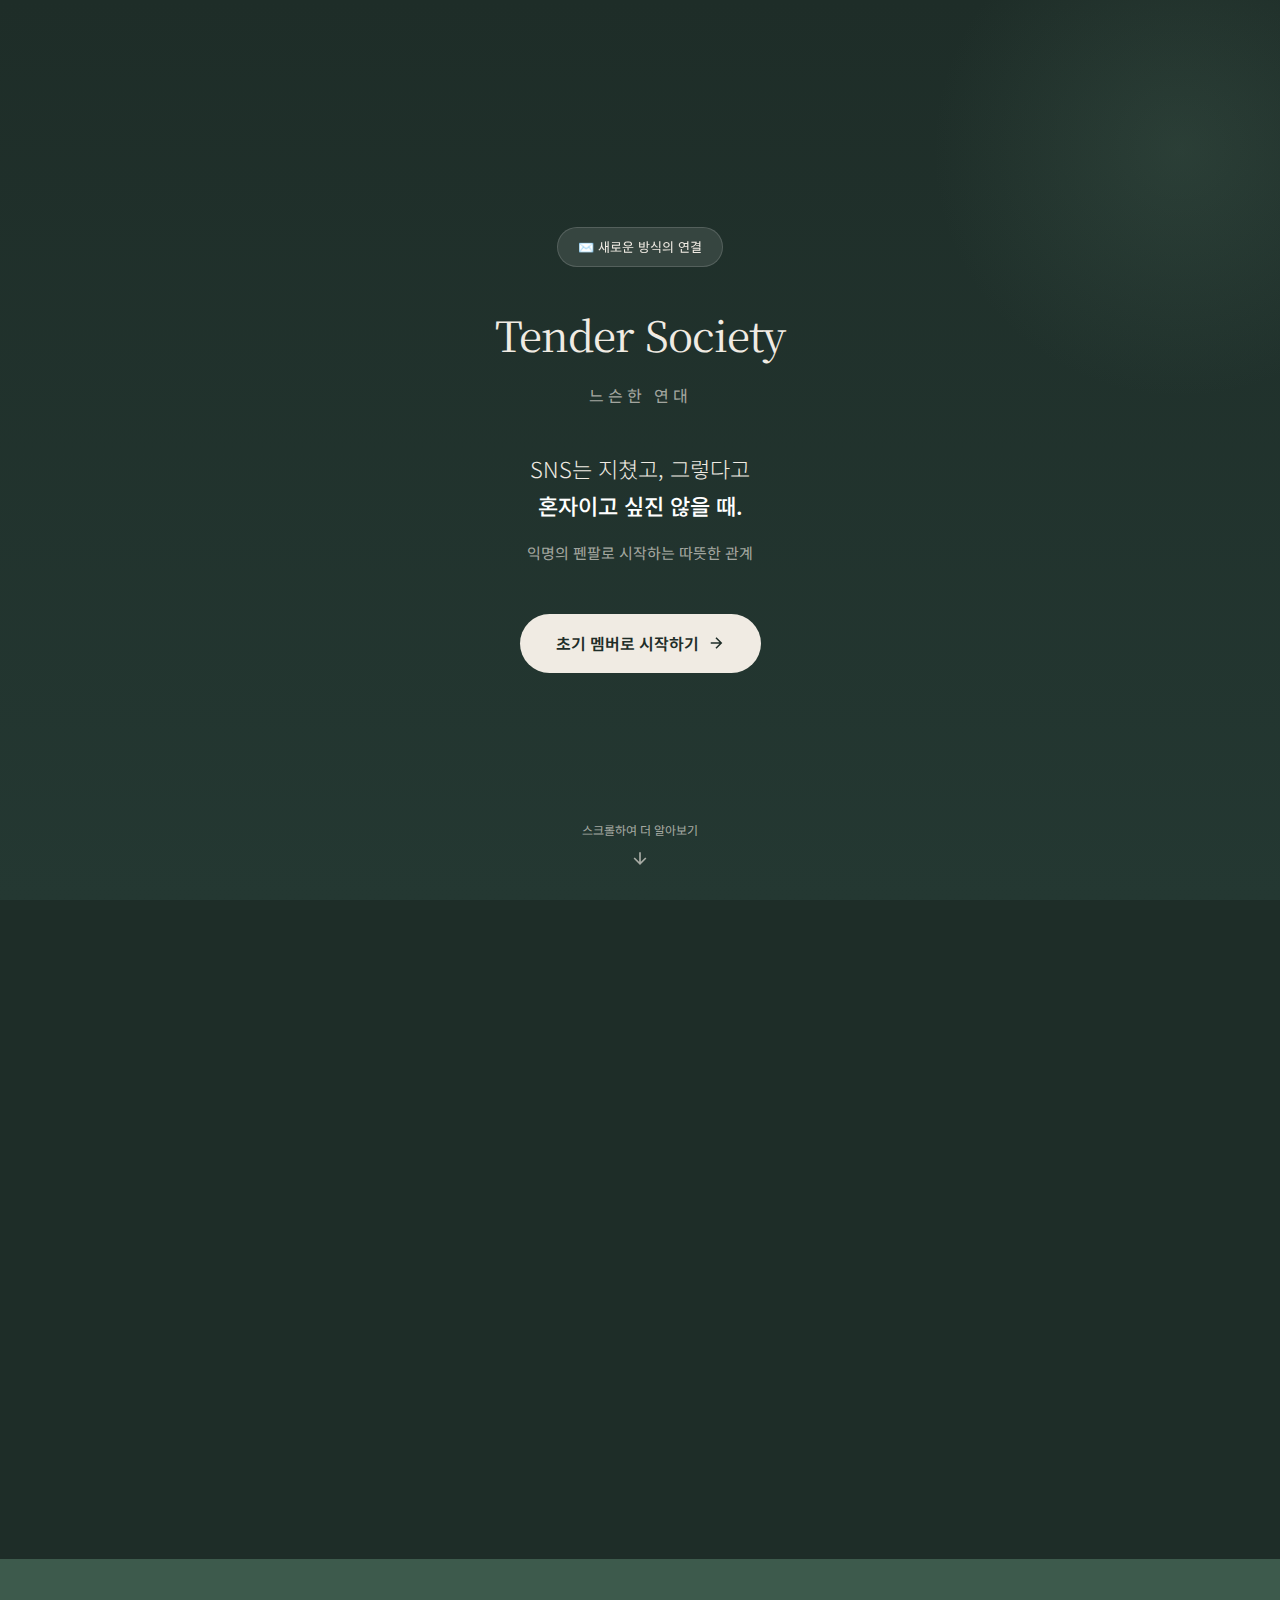
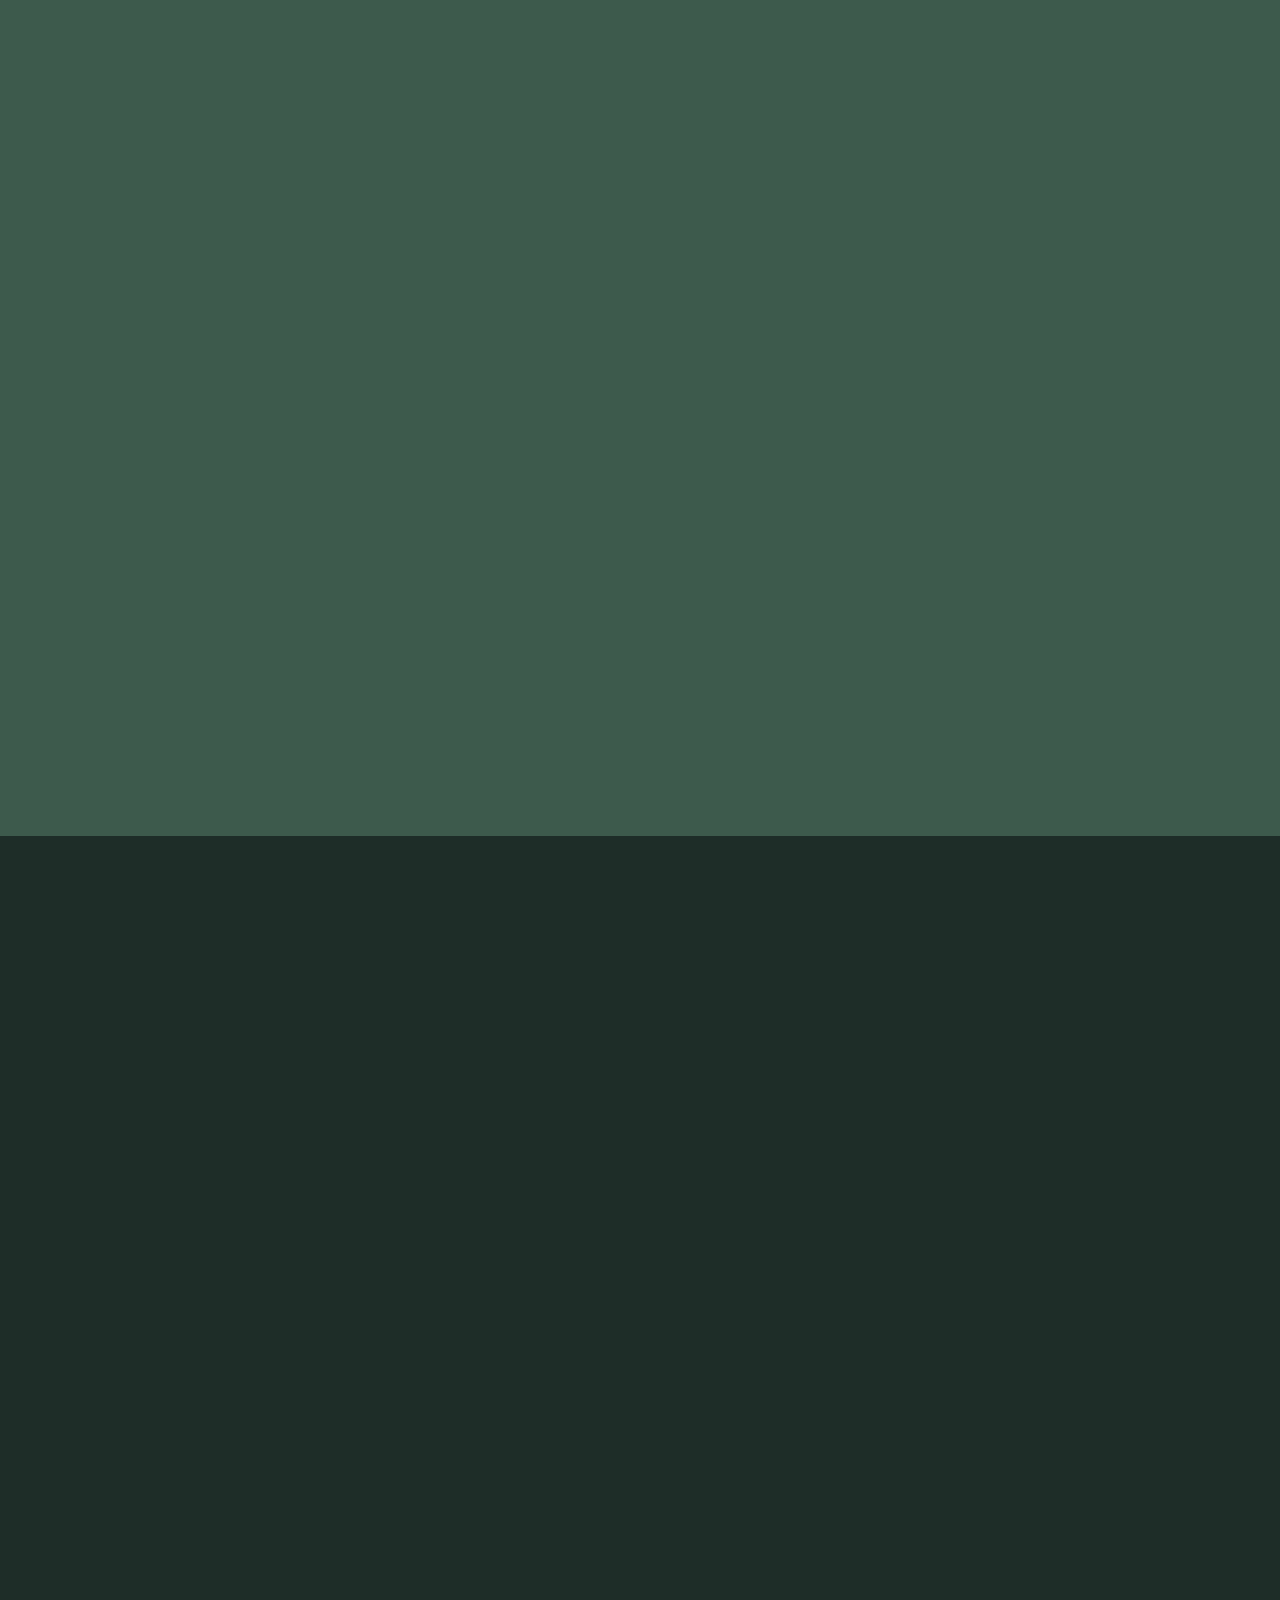
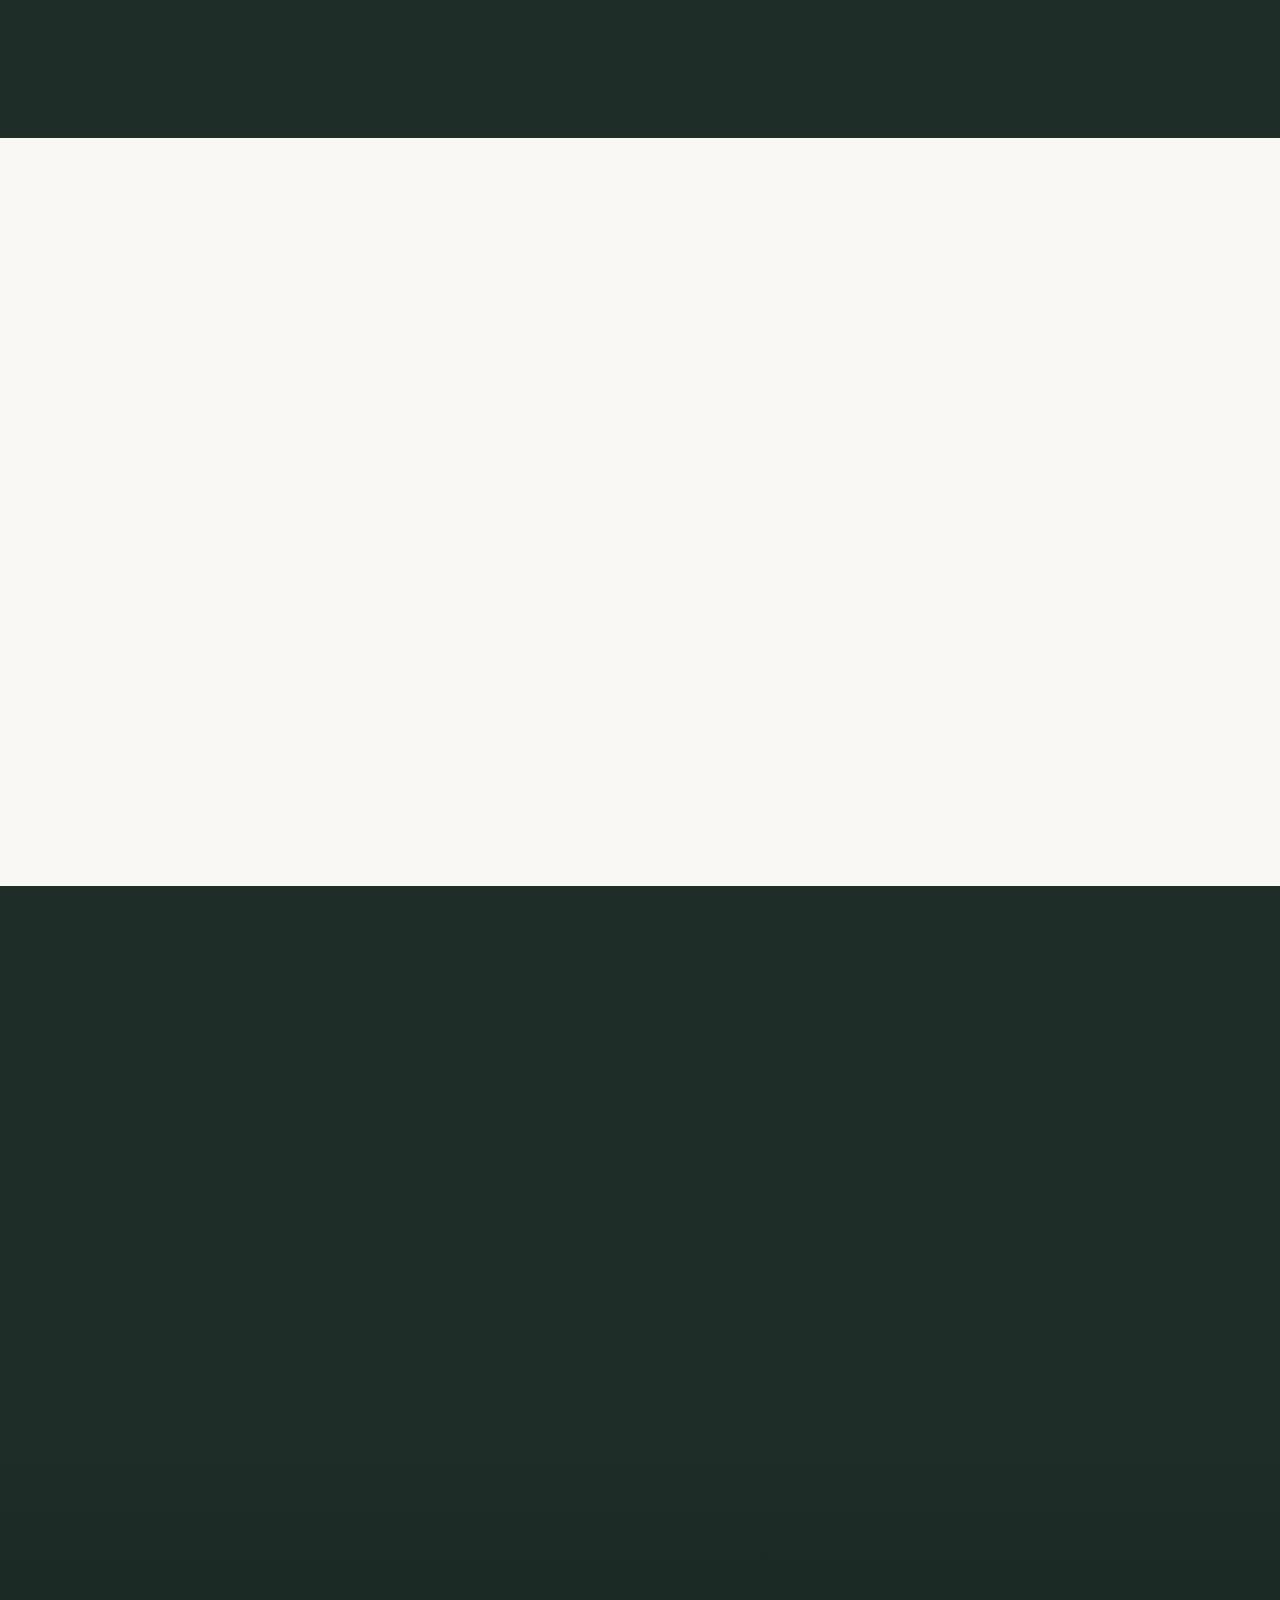
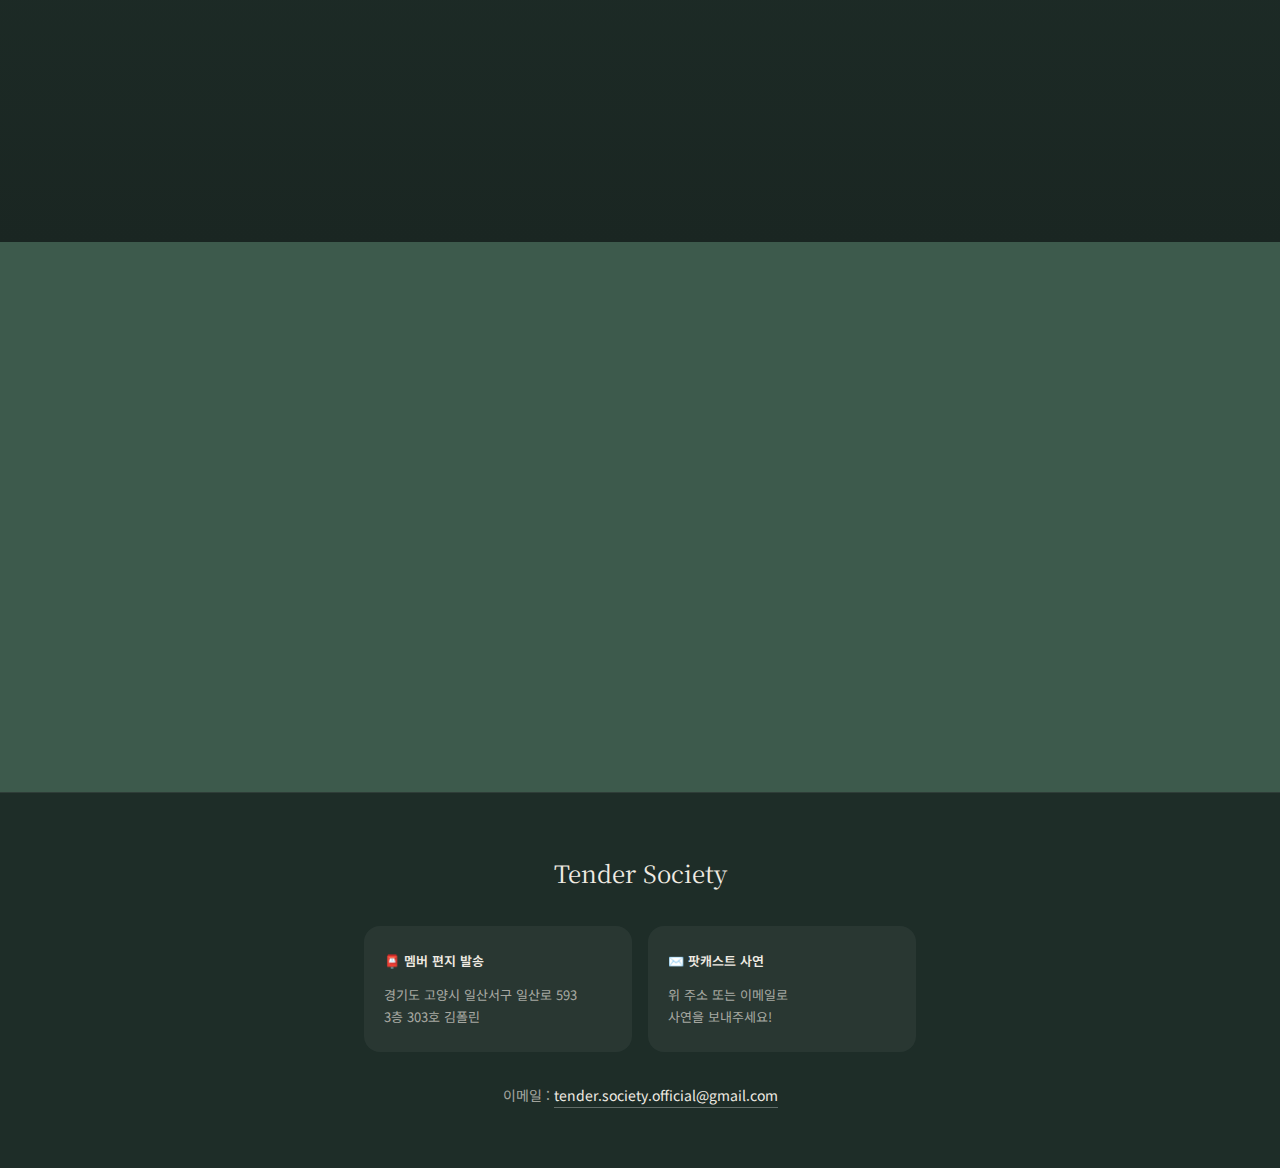
<file: index.html>
<!DOCTYPE html>
<html lang="ko">
<head>
    <meta charset="UTF-8">
    <meta name="viewport" content="width=device-width, initial-scale=1.0">
    <title>Tender Society - 느슨한 연대</title>
    <link rel="preconnect" href="https://fonts.googleapis.com">
    <link rel="preconnect" href="https://fonts.gstatic.com" crossorigin>
    <link href="https://fonts.googleapis.com/css2?family=Noto+Serif+KR:wght@300;400;500;600&family=Noto+Sans+KR:wght@300;400;500;600;700&display=swap" rel="stylesheet">
    <style>
        * {
            margin: 0;
            padding: 0;
            box-sizing: border-box;
        }

        :root {
            --bg-dark: #1e2d28;
            --bg-green: #3d5a4c;
            --bg-cream: #faf8f5;
            --text-white: #ffffff;
            --text-cream: #f0ebe3;
            --text-muted: rgba(240, 235, 227, 0.65);
            --text-dark: #1a1a1a;
            --text-gray: #555555;
            --accent: #e85a5a;
            --green-light: #5a7d6a;
        }

        html { scroll-behavior: smooth; }

        body {
            font-family: 'Noto Sans KR', -apple-system, BlinkMacSystemFont, 'Malgun Gothic', '맑은 고딕', sans-serif;
            background: var(--bg-dark);
            color: var(--text-cream);
            line-height: 1.7;
            -webkit-font-smoothing: antialiased;
        }

        .serif {
            font-family: 'Noto Serif KR', 'Nanum Myeongjo', Georgia, serif;
        }

        .container {
            max-width: 600px;
            margin: 0 auto;
            padding: 0 24px;
        }

        /* ========== HERO ========== */
        .hero {
            min-height: 100vh;
            min-height: 100dvh;
            display: flex;
            align-items: center;
            justify-content: center;
            text-align: center;
            padding: 40px 24px;
            background: linear-gradient(180deg, var(--bg-dark) 0%, #243832 100%);
            position: relative;
            overflow: hidden;
        }

        .hero::before {
            content: '';
            position: absolute;
            width: 500px;
            height: 500px;
            background: radial-gradient(circle, rgba(90, 125, 106, 0.2) 0%, transparent 70%);
            top: -100px;
            right: -150px;
            pointer-events: none;
        }

        .hero-content {
            position: relative;
            z-index: 1;
        }

        .hero-badge {
            display: inline-block;
            background: rgba(255,255,255,0.1);
            border: 1px solid rgba(255,255,255,0.15);
            border-radius: 100px;
            padding: 8px 20px;
            font-size: 13px;
            color: var(--text-cream);
            margin-bottom: 32px;
            backdrop-filter: blur(10px);
        }

        .hero h1 {
            font-family: 'Noto Serif KR', 'Nanum Myeongjo', Georgia, serif;
            font-size: 42px;
            font-weight: 400;
            letter-spacing: -1px;
            margin-bottom: 12px;
            color: var(--text-cream);
        }

        .hero .tagline {
            font-size: 16px;
            color: var(--text-muted);
            margin-bottom: 40px;
            letter-spacing: 4px;
        }

        .hero .headline {
            font-size: 22px;
            font-weight: 300;
            line-height: 1.7;
            margin-bottom: 16px;
            color: var(--text-cream);
        }

        .hero .headline strong {
            font-weight: 500;
            color: var(--text-white);
        }

        .hero .subtext {
            font-size: 15px;
            color: var(--text-muted);
            margin-bottom: 48px;
        }

        .btn-primary {
            display: inline-flex;
            align-items: center;
            gap: 8px;
            background: var(--text-cream);
            color: var(--bg-dark);
            font-size: 16px;
            font-weight: 600;
            padding: 16px 36px;
            border-radius: 100px;
            text-decoration: none;
            transition: all 0.3s ease;
        }

        .btn-primary:hover {
            background: var(--text-white);
            transform: translateY(-2px);
            box-shadow: 0 8px 24px rgba(0,0,0,0.2);
        }

        .btn-primary svg {
            width: 18px;
            height: 18px;
        }

        .scroll-hint {
            position: absolute;
            bottom: 32px;
            left: 50%;
            transform: translateX(-50%);
            font-size: 12px;
            color: var(--text-muted);
            display: flex;
            flex-direction: column;
            align-items: center;
            gap: 8px;
            animation: float 2s ease-in-out infinite;
        }

        @keyframes float {
            0%, 100% { transform: translateX(-50%) translateY(0); }
            50% { transform: translateX(-50%) translateY(6px); }
        }

        /* ========== HOW IT WORKS ========== */
        .section {
            padding: 100px 24px;
        }

        .section-label {
            font-size: 12px;
            font-weight: 600;
            letter-spacing: 2px;
            text-transform: uppercase;
            color: var(--green-light);
            margin-bottom: 16px;
        }

        .section-title {
            font-family: 'Noto Serif KR', 'Nanum Myeongjo', Georgia, serif;
            font-size: 28px;
            font-weight: 400;
            margin-bottom: 48px;
            line-height: 1.5;
            color: var(--text-cream);
        }

        .steps {
            display: flex;
            flex-direction: column;
            gap: 32px;
        }

        .step {
            display: flex;
            gap: 20px;
            align-items: flex-start;
        }

        .step-number {
            flex-shrink: 0;
            width: 48px;
            height: 48px;
            background: var(--bg-green);
            border-radius: 16px;
            display: flex;
            align-items: center;
            justify-content: center;
            font-family: 'Noto Serif KR', Georgia, serif;
            font-size: 20px;
            color: var(--text-cream);
        }

        .step-content h3 {
            font-size: 18px;
            font-weight: 600;
            margin-bottom: 8px;
            color: var(--text-cream);
        }

        .step-content p {
            font-size: 15px;
            color: var(--text-muted);
            line-height: 1.7;
        }

        /* ========== WHY LETTER ========== */
        .why-section {
            background: var(--bg-green);
            padding: 100px 24px;
        }

        .why-section .section-label {
            color: rgba(255,255,255,0.5);
        }

        .why-section .section-title {
            color: var(--text-cream);
        }

        .quote-card {
            background: rgba(255,255,255,0.08);
            border-radius: 20px;
            padding: 32px;
            margin-bottom: 24px;
        }

        .quote-card p {
            font-family: 'Noto Serif KR', Georgia, serif;
            font-size: 17px;
            font-style: italic;
            line-height: 1.9;
            color: var(--text-cream);
            margin-bottom: 16px;
        }

        .quote-card .author {
            font-size: 13px;
            color: var(--text-muted);
        }

        .why-text {
            font-size: 15px;
            color: var(--text-muted);
            line-height: 1.9;
            margin-top: 40px;
        }

        .why-text strong {
            color: var(--text-cream);
            font-weight: 500;
        }

        /* ========== SAFETY ========== */
        .safety-section {
            padding: 100px 24px;
        }

        .safety-grid {
            display: grid;
            gap: 20px;
        }

        .safety-item {
            background: rgba(61, 90, 76, 0.3);
            border: 1px solid rgba(255,255,255,0.08);
            border-radius: 20px;
            padding: 28px;
        }

        .safety-item .icon {
            width: 44px;
            height: 44px;
            background: var(--bg-green);
            border-radius: 12px;
            display: flex;
            align-items: center;
            justify-content: center;
            margin-bottom: 16px;
        }

        .safety-item .icon svg {
            width: 22px;
            height: 22px;
            stroke: var(--text-cream);
        }

        .safety-item h3 {
            font-size: 17px;
            font-weight: 600;
            margin-bottom: 8px;
            color: var(--text-cream);
        }

        .safety-item p {
            font-size: 14px;
            color: var(--text-muted);
            line-height: 1.7;
        }

        /* ========== PRICING ========== */
        .pricing-section {
            background: var(--bg-cream);
            padding: 100px 24px;
            color: var(--text-dark);
        }

        .pricing-section .section-label {
            color: var(--bg-green);
        }

        .pricing-section .section-title {
            color: var(--text-dark);
        }

        .pricing-card {
            background: white;
            border-radius: 24px;
            padding: 40px 32px;
            box-shadow: 0 4px 24px rgba(0,0,0,0.06);
            position: relative;
            overflow: hidden;
        }

        .pricing-card::before {
            content: '🎉 초기 멤버 특별 혜택';
            position: absolute;
            top: 0;
            left: 0;
            right: 0;
            background: var(--accent);
            color: white;
            font-size: 13px;
            font-weight: 600;
            padding: 10px;
            text-align: center;
        }

        .pricing-card-inner {
            margin-top: 32px;
        }

        .price-row {
            display: flex;
            justify-content: space-between;
            align-items: center;
            padding: 16px 0;
            border-bottom: 1px solid #eee;
        }

        .price-row:last-child {
            border-bottom: none;
        }

        .price-row .label {
            font-size: 15px;
            color: var(--text-gray);
        }

        .price-row .value {
            font-size: 15px;
            font-weight: 600;
            color: var(--text-dark);
        }

        .price-row .value.free {
            color: var(--accent);
            font-size: 17px;
        }

        .price-row .original {
            text-decoration: line-through;
            color: #aaa;
            margin-right: 8px;
            font-weight: 400;
        }

        .pricing-note {
            margin-top: 24px;
            padding: 20px;
            background: #f8f6f3;
            border-radius: 12px;
            font-size: 14px;
            color: var(--text-gray);
            line-height: 1.7;
        }

        .pricing-note strong {
            color: var(--text-dark);
        }

        /* ========== RULES ========== */
        .rules-section {
            padding: 100px 24px;
        }

        .rules-list {
            display: flex;
            flex-direction: column;
            gap: 24px;
        }

        .rule-item {
            display: flex;
            gap: 16px;
            align-items: flex-start;
        }

        .rule-icon {
            flex-shrink: 0;
            width: 24px;
            height: 24px;
            background: var(--green-light);
            border-radius: 50%;
            display: flex;
            align-items: center;
            justify-content: center;
            margin-top: 2px;
        }

        .rule-icon svg {
            width: 14px;
            height: 14px;
            stroke: white;
        }

        .rule-item p {
            font-size: 15px;
            color: var(--text-muted);
            line-height: 1.7;
        }

        .rule-item p strong {
            color: var(--text-cream);
            font-weight: 500;
        }

        /* ========== FINAL CTA ========== */
        .cta-section {
            padding: 100px 24px;
            text-align: center;
            background: linear-gradient(180deg, var(--bg-dark) 0%, #1a2622 100%);
        }

        .cta-section .section-title {
            margin-bottom: 20px;
            color: var(--text-cream);
        }

        .cta-section .subtext {
            font-size: 15px;
            color: var(--text-muted);
            margin-bottom: 40px;
        }

        /* ========== PODCAST ========== */
        .podcast-section {
            padding: 80px 24px;
            background: var(--bg-green);
        }

        .podcast-card {
            background: rgba(255,255,255,0.08);
            border: 1px solid rgba(255,255,255,0.1);
            border-radius: 24px;
            padding: 40px 32px;
            text-align: center;
        }

        .podcast-badge {
            display: inline-block;
            background: rgba(255,255,255,0.1);
            border-radius: 100px;
            padding: 6px 16px;
            font-size: 12px;
            font-weight: 600;
            letter-spacing: 1px;
            color: var(--text-cream);
            margin-bottom: 20px;
        }

        .podcast-card h3 {
            font-family: 'Noto Serif KR', Georgia, serif;
            font-size: 26px;
            font-weight: 400;
            color: var(--text-white);
            margin-bottom: 16px;
        }

        .podcast-desc {
            font-size: 15px;
            color: var(--text-cream);
            line-height: 1.8;
            margin-bottom: 12px;
        }

        .podcast-sub {
            font-size: 14px;
            color: var(--text-muted);
            line-height: 1.7;
            margin-bottom: 28px;
        }

        .podcast-link {
            display: inline-flex;
            align-items: center;
            gap: 8px;
            background: var(--text-cream);
            color: var(--bg-dark);
            font-size: 15px;
            font-weight: 600;
            padding: 14px 28px;
            border-radius: 100px;
            text-decoration: none;
            transition: all 0.3s ease;
        }

        .podcast-link:hover {
            background: var(--text-white);
            transform: translateY(-2px);
        }

        .podcast-link svg {
            width: 18px;
            height: 18px;
        }

        /* ========== FOOTER ========== */
        .footer {
            padding: 60px 24px;
            text-align: center;
            border-top: 1px solid rgba(255,255,255,0.08);
        }

        .footer-logo {
            font-family: 'Noto Serif KR', Georgia, serif;
            font-size: 24px;
            margin-bottom: 32px;
            color: var(--text-cream);
        }

        .footer-cards {
            display: grid;
            grid-template-columns: 1fr 1fr;
            gap: 16px;
            margin-bottom: 32px;
        }

        .footer-card {
            background: rgba(255,255,255,0.05);
            border-radius: 16px;
            padding: 24px 20px;
            text-align: left;
        }

        .footer-card-label {
            font-size: 13px;
            font-weight: 600;
            color: var(--text-cream);
            margin-bottom: 12px;
        }

        .footer-card-content {
            font-size: 13px;
            color: var(--text-muted);
            line-height: 1.7;
        }

        @media (max-width: 480px) {
            .footer-cards {
                grid-template-columns: 1fr;
            }
        }

        .footer-email {
            font-size: 14px;
            color: var(--text-muted);
        }

        .footer-email a {
            color: var(--text-cream);
            text-decoration: none;
            border-bottom: 1px solid rgba(255,255,255,0.3);
            padding-bottom: 2px;
        }

        /* ========== ANIMATIONS ========== */
        .reveal {
            opacity: 0;
            transform: translateY(30px);
            transition: opacity 0.6s ease, transform 0.6s ease;
        }

        .reveal.active {
            opacity: 1;
            transform: translateY(0);
        }

        /* ========== RESPONSIVE ========== */
        @media (max-width: 480px) {
            .hero h1 { font-size: 32px; }
            .hero .headline { font-size: 18px; }
            .section-title { font-size: 24px; }
            .pricing-card { padding: 32px 24px; }
        }
    </style>
</head>
<body>

    <!-- HERO -->
    <section class="hero">
        <div class="hero-content">
            <div class="hero-badge">✉️ 새로운 방식의 연결</div>
            <h1 class="serif">Tender Society</h1>
            <p class="tagline">느슨한 연대</p>
            <p class="headline">
                SNS는 지쳤고, 그렇다고<br>
                <strong>혼자이고 싶진 않을 때.</strong>
            </p>
            <p class="subtext">
                익명의 펜팔로 시작하는 따뜻한 관계
            </p>
            <a href="#pricing" class="btn-primary">
                초기 멤버로 시작하기
                <svg viewBox="0 0 24 24" fill="none" stroke="currentColor" stroke-width="2">
                    <path d="M5 12h14M12 5l7 7-7 7"/>
                </svg>
            </a>
        </div>
        <div class="scroll-hint">
            <span>스크롤하여 더 알아보기</span>
            <svg width="20" height="20" viewBox="0 0 24 24" fill="none" stroke="currentColor" stroke-width="2">
                <path d="M12 5v14M5 12l7 7 7-7"/>
            </svg>
        </div>
    </section>

    <!-- HOW IT WORKS -->
    <section class="section">
        <div class="container">
            <p class="section-label reveal">How it works</p>
            <h2 class="section-title reveal">어떻게 진행되나요?</h2>
            
            <div class="steps">
                <div class="step reveal">
                    <div class="step-number">1</div>
                    <div class="step-content">
                        <h3>가입 후 3일 내 매칭</h3>
                        <p>가치관과 관심사를 바탕으로<br>딱 맞는 펜팔 친구를 찾아드려요.</p>
                    </div>
                </div>
                <div class="step reveal">
                    <div class="step-number">2</div>
                    <div class="step-content">
                        <h3>편지 작성 & 발송</h3>
                        <p>저희 주소로 편지를 보내주세요.<br>상대방에게 안전하게 전달해 드릴게요.</p>
                    </div>
                </div>
                <div class="step reveal">
                    <div class="step-number">3</div>
                    <div class="step-content">
                        <h3>답장을 기다리는 설렘</h3>
                        <p>편지가 도착하면 문자로 알려드려요.<br>느리지만 진심이 담긴 소통이 시작됩니다.</p>
                    </div>
                </div>
            </div>
        </div>
    </section>

    <!-- WHY LETTER -->
    <section class="why-section">
        <div class="container">
            <p class="section-label reveal">Why Letter</p>
            <h2 class="section-title reveal">왜 편지인가요?</h2>
            
            <div class="quote-card reveal">
                <p>"한 번 보내는 데 급급했던 메시지와 달리,<br>더 생각하게 되더라고요."</p>
                <span class="author">— 초기 멤버 후기 중</span>
            </div>
            
            <div class="quote-card reveal">
                <p>"답장을 기다리는 것조차<br>선물처럼 느껴졌어요."</p>
                <span class="author">— 초기 멤버 후기 중</span>
            </div>
            
            <p class="why-text reveal">
                느려서 불편하지만,<br>
                <strong>느려서 소중해지는 것들</strong>이 있어요.<br><br>
                가벼운 한마디도 기억에 남고,<br>
                진심 담긴 친구를 만날 수 있습니다.
            </p>
        </div>
    </section>

    <!-- SAFETY -->
    <section class="safety-section section">
        <div class="container">
            <p class="section-label reveal">Safety First</p>
            <h2 class="section-title reveal">안전하게 보호해드려요</h2>
            
            <div class="safety-grid">
                <div class="safety-item reveal">
                    <div class="icon">
                        <svg viewBox="0 0 24 24" fill="none" stroke-width="2">
                            <path d="M12 22s8-4 8-10V5l-8-3-8 3v7c0 6 8 10 8 10z"/>
                        </svg>
                    </div>
                    <h3>완전한 익명성</h3>
                    <p>실제 주소, 연락처, 이름 모두 비공개예요. 저희가 안전한 우체국 역할을 해드릴게요.</p>
                </div>
                
                <div class="safety-item reveal">
                    <div class="icon">
                        <svg viewBox="0 0 24 24" fill="none" stroke-width="2">
                            <path d="M9 12l2 2 4-4"/>
                            <circle cx="12" cy="12" r="10"/>
                        </svg>
                    </div>
                    <h3>편지 사전 검수</h3>
                    <p>모든 편지는 발송 전 확인해요. 부적절한 내용, 개인정보 요청은 사전에 차단합니다.</p>
                </div>
                
                <div class="safety-item reveal">
                    <div class="icon">
                        <svg viewBox="0 0 24 24" fill="none" stroke-width="2">
                            <path d="M17 21v-2a4 4 0 0 0-4-4H5a4 4 0 0 0-4 4v2"/>
                            <circle cx="9" cy="7" r="4"/>
                            <path d="M23 21v-2a4 4 0 0 0-3-3.87"/>
                            <path d="M16 3.13a4 4 0 0 1 0 7.75"/>
                        </svg>
                    </div>
                    <h3>새로운 매칭 보장</h3>
                    <p>불편한 상황이 생기면? 걱정 마세요. 새로운 펜팔 친구를 바로 찾아드려요.</p>
                </div>
            </div>
        </div>
    </section>

    <!-- PRICING -->
    <section class="pricing-section" id="pricing">
        <div class="container">
            <p class="section-label reveal">Pricing</p>
            <h2 class="section-title reveal">초기 멤버는 평생 무료</h2>
            
            <div class="pricing-card reveal">
                <div class="pricing-card-inner">
                    <div class="price-row">
                        <span class="label">편지 1회 발송</span>
                        <span class="value"><span class="original">2,000원</span> <span class="free">무료</span></span>
                    </div>
                    <div class="price-row">
                        <span class="label">10+1회 패키지</span>
                        <span class="value"><span class="original">20,000원</span> <span class="free">무료</span></span>
                    </div>
                    <div class="price-row">
                        <span class="label">100+20회 패키지</span>
                        <span class="value"><span class="original">200,000원</span> <span class="free">무료</span></span>
                    </div>
                </div>
                
                <div class="pricing-note">
                    <strong>💡 초기 멤버 혜택</strong><br>
                    지금 가입하시면 평생 무료로 이용하실 수 있어요.<br>
                    한정 인원이 마감되면 대기 신청으로 전환됩니다.
                </div>
            </div>
        </div>
    </section>

    <!-- RULES -->
    <section class="rules-section section">
        <div class="container">
            <p class="section-label reveal">Membership</p>
            <h2 class="section-title reveal">함께 지켜주세요</h2>
            
            <div class="rules-list">
                <div class="rule-item reveal">
                    <div class="rule-icon">
                        <svg viewBox="0 0 24 24" fill="none" stroke-width="2">
                            <path d="M20 6L9 17l-5-5"/>
                        </svg>
                    </div>
                    <p><strong>월 1회 이상</strong> 편지를 보내주세요.<br>느슨하지만, 함께하는 연대니까요.</p>
                </div>
                <div class="rule-item reveal">
                    <div class="rule-icon">
                        <svg viewBox="0 0 24 24" fill="none" stroke-width="2">
                            <path d="M20 6L9 17l-5-5"/>
                        </svg>
                    </div>
                    <p><strong>월 2회 이상 무응답</strong> 시 멤버십이 해지돼요.<br>남은 이용권은 전액 환불해 드려요.</p>
                </div>
                <div class="rule-item reveal">
                    <div class="rule-icon">
                        <svg viewBox="0 0 24 24" fill="none" stroke-width="2">
                            <path d="M20 6L9 17l-5-5"/>
                        </svg>
                    </div>
                    <p><strong>프라이빗한 커뮤니티</strong>를 지향해요.<br>한정 인원으로 운영됩니다.</p>
                </div>
            </div>
        </div>
    </section>

    <!-- FINAL CTA -->
    <section class="cta-section">
        <div class="container">
            <h2 class="section-title serif reveal">느슨하지만 따뜻한<br>연결을 시작하세요</h2>
            <p class="subtext reveal">초기 멤버 모집 중 · 평생 무료</p>
            <a href="https://docs.google.com/forms/d/e/1FAIpQLSdXVWnImw-EDgVSBH0q-kLi27Uc8Q4dR67eD3EbQHSgyhDL_Q/viewform?usp=header" class="btn-primary reveal">
                가입 신청하기
                <svg viewBox="0 0 24 24" fill="none" stroke="currentColor" stroke-width="2">
                    <path d="M5 12h14M12 5l7 7-7 7"/>
                </svg>
            </a>
        </div>
    </section>

    <!-- PODCAST SECTION -->
    <section class="podcast-section">
        <div class="container">
            <div class="podcast-card reveal">
                <div class="podcast-badge">🎙️ PODCAST</div>
                <h3 class="serif">1호실에 사람 있어요</h3>
                <p class="podcast-desc">
                    Tender Society의 이야기를<br>
                    팟빵에서 라디오로 만나보세요.
                </p>
                <p class="podcast-sub">
                    여러분의 사연을 읽어드려요.<br>
                    가입 전이라도 부담 없이 보내주세요!
                </p>
                <a href="https://dlink.podbbang.com/25066c05" target="_blank" class="podcast-link">
                    <svg viewBox="0 0 24 24" fill="currentColor" width="20" height="20">
                        <path d="M8 5v14l11-7z"/>
                    </svg>
                    팟빵에서 듣기
                </a>
            </div>
        </div>
    </section>

    <!-- FOOTER -->
    <footer class="footer">
        <div class="container">
            <p class="footer-logo serif">Tender Society</p>
            
            <div class="footer-cards">
                <div class="footer-card">
                    <p class="footer-card-label">📮 멤버 편지 발송</p>
                    <p class="footer-card-content">
                        경기도 고양시 일산서구 일산로 593<br>
                        3층 303호 김폴린
                    </p>
                </div>
                
                <div class="footer-card">
                    <p class="footer-card-label">✉️ 팟캐스트 사연</p>
                    <p class="footer-card-content">
                        위 주소 또는 이메일로<br>
                        사연을 보내주세요!
                    </p>
                </div>
            </div>
            
            <p class="footer-email">
                이메일 : <a href="mailto:tender.society.official@gmail.com">tender.society.official@gmail.com</a>
            </p>
        </div>
    </footer>

    <script>
        // Reveal on scroll
        const reveals = document.querySelectorAll('.reveal');
        
        const revealOnScroll = () => {
            reveals.forEach(el => {
                const top = el.getBoundingClientRect().top;
                const windowHeight = window.innerHeight;
                
                if (top < windowHeight - 80) {
                    el.classList.add('active');
                }
            });
        };

        window.addEventListener('scroll', revealOnScroll);
        window.addEventListener('load', revealOnScroll);
    </script>

</body>
</html>
</file>
